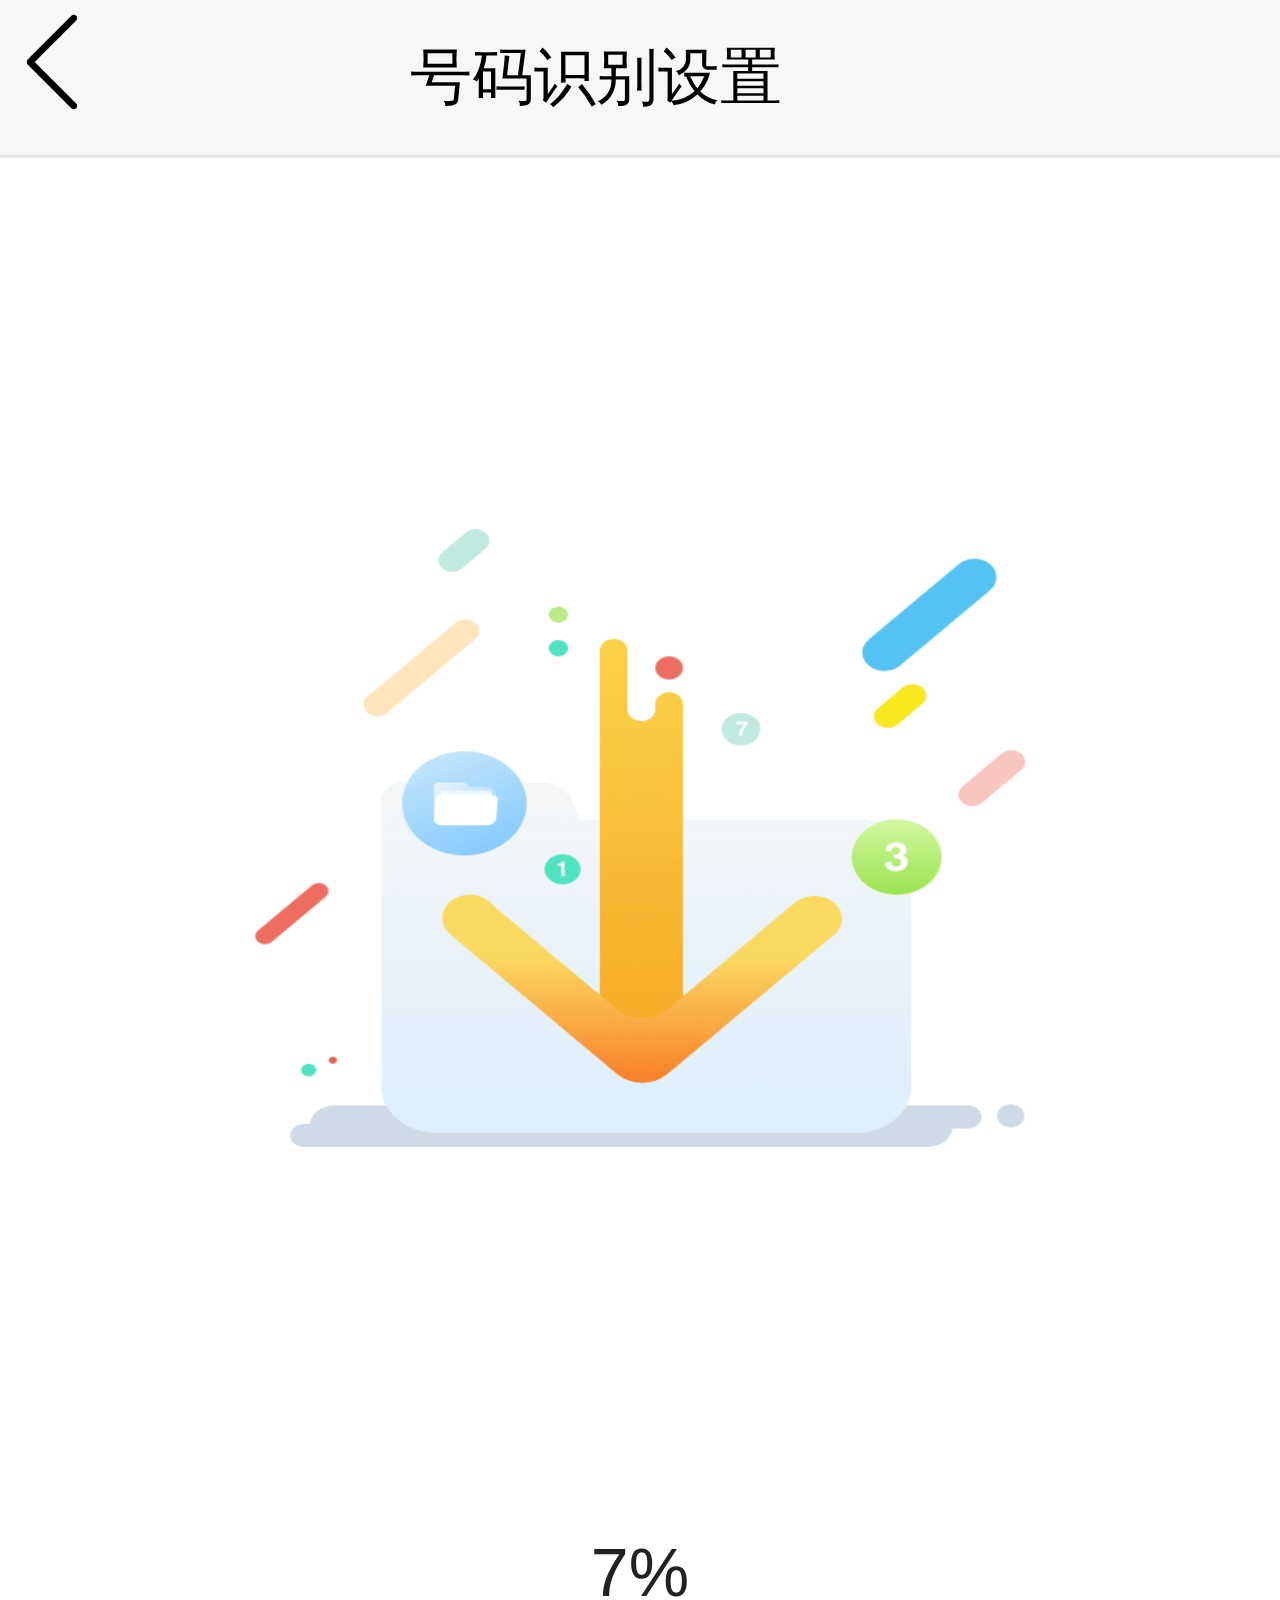
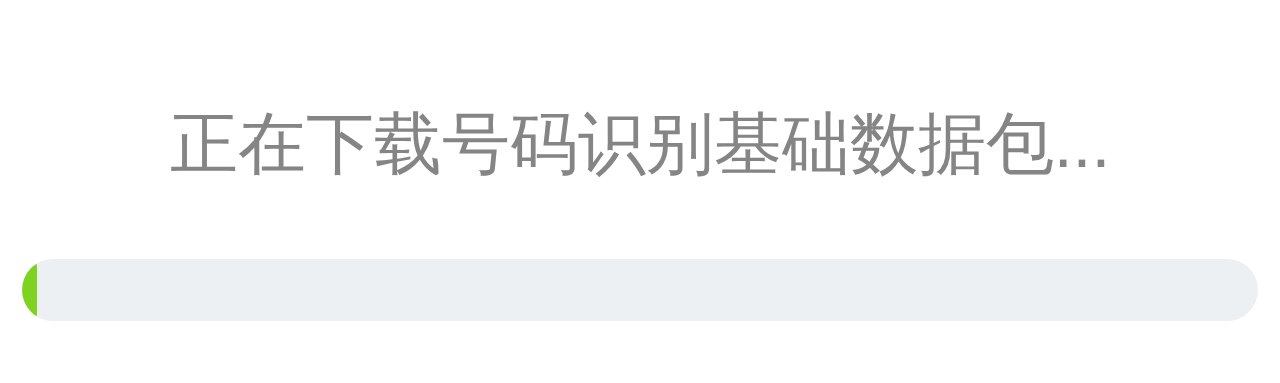
<file: index.html>
<!doctype html>
<html lang="en">
<head>
    <meta charset="UTF-8">
    <title>Document</title>
    <meta name="viewport" content="width=device-width,height=device-height,inital-scale=1.0,maximum-scale=1.0,user-scalable=no">
    <link rel="stylesheet" href="css/cube.css">
    <link rel="stylesheet" href="css/style.css">
</head>
<body>
    <div class="container">
    <!-- 头部 -->
       <div class="header">
            <div class="header-div1"><img src="images/left.png"></div>
            <div class="header-div2">号码识别设置</div>
       </div>
    <!-- 中心图片 -->
        <div class="center">
            <div class="center-banner">
                <img src="images/bg_gengxin@2x.png">
            </div>
            <!-- 进度条 -->
            <div class="center-text">
                <div class="center-textNamber" id="namber">0%</div>
                <div class="center-textText">正在下载号码识别基础数据包...</div>
                <div class="progress-background">
                    <div id="progress"></div>
                </div>
            </div>
        </div>
        <script src="js/init.js"></script>
        <script src="js/jquery-2.1.1.min.js"></script>
        <script src="js/style.js"></script>
    </div>
</body>
</html>
</file>
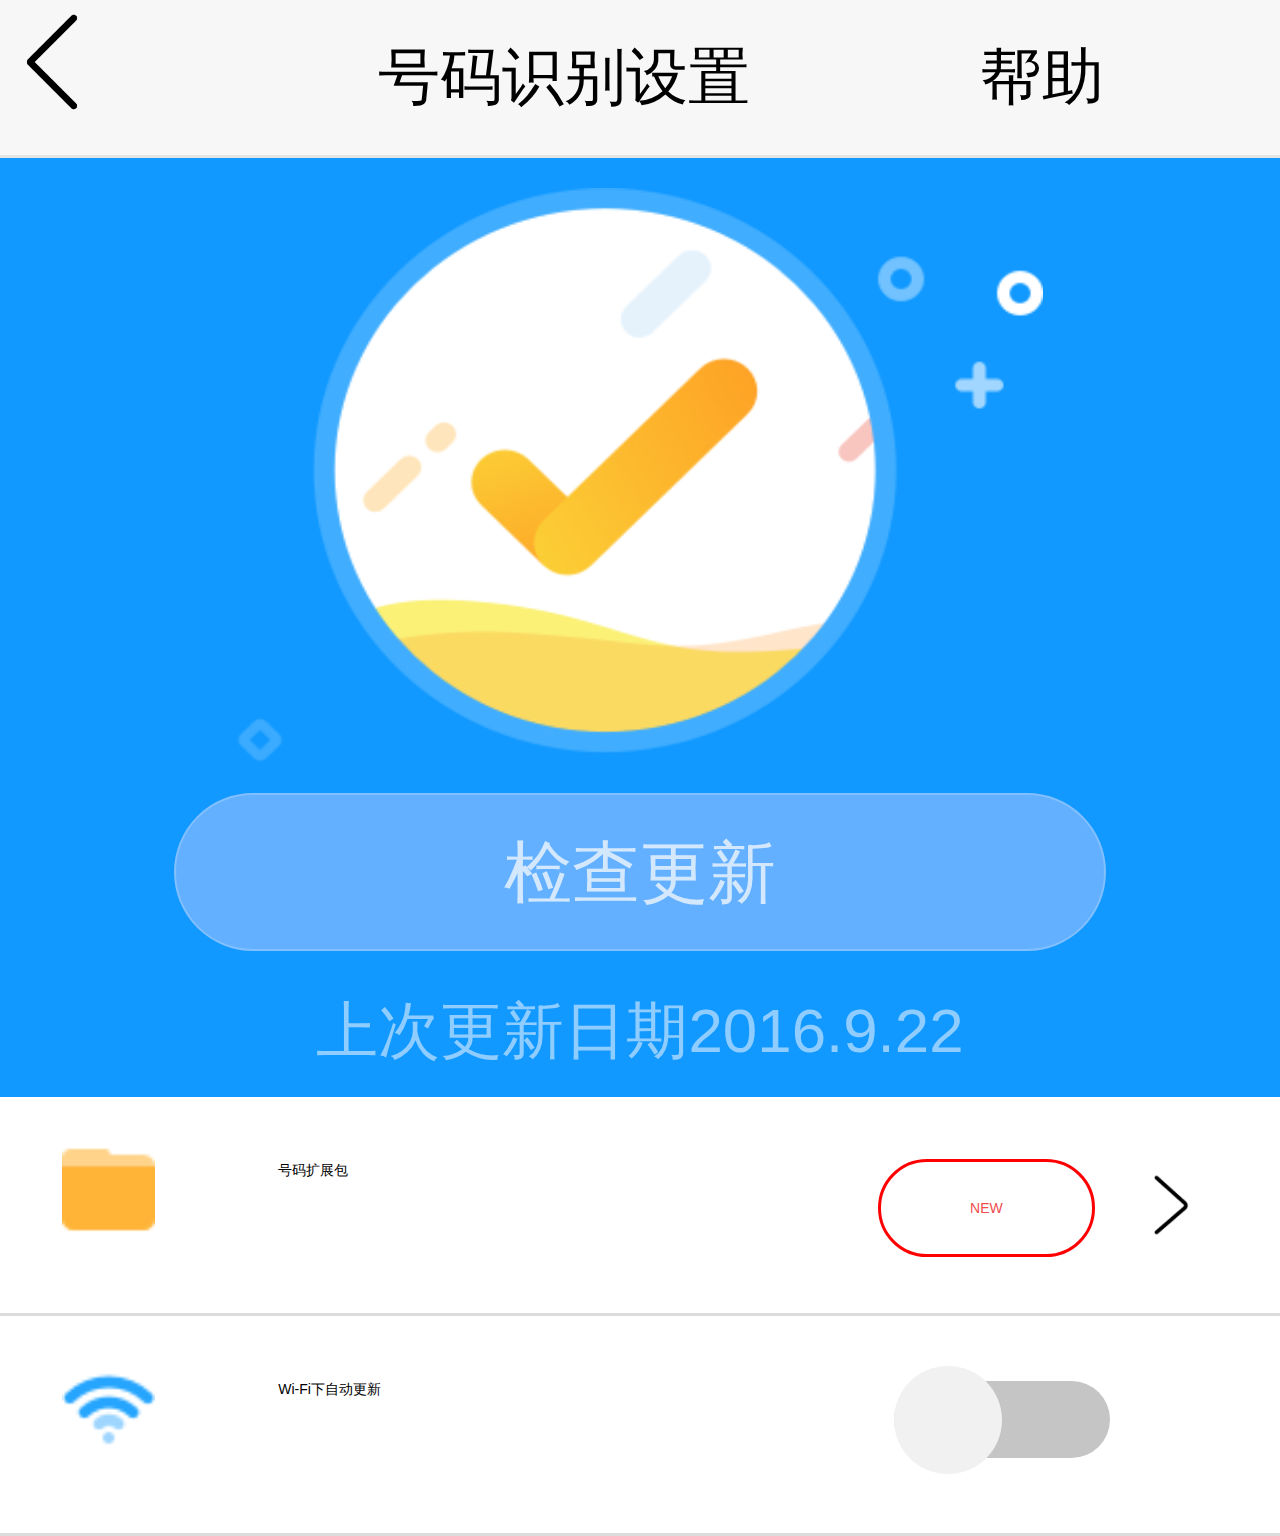
<file: index01.html>
<!doctype html>
<html lang="en">
<head>
    <meta charset="UTF-8">
    <title>Document</title>
    <meta name="viewport" content="width=device-width,height=device-height,inital-scale=1.0,maximum-scale=1.0,user-scalable=no">
    <link rel="stylesheet" href="css/cube.css">
    <link rel="stylesheet" href="css/style1.css">
</head>
<body>
    <div class="container">
    <!-- 头部 -->
       <div class="header">
            <div class="header-div1"><img src="images/left.png"></div>
            <div class="header-div2">号码识别设置</div>
            <div class="header-div3">帮助</div>
       </div>
    <!-- center -->
        <div class="center">
            <div class="center-div1"><img src="images/bg_dagou@2x.png"></div>
            <div class="center-div2">检查更新</div>
            <div class="center-div3">上次更新日期2016.9.22</div>
        </div>
    <!-- 扩展 -->
        <div class="extend">
           <ul>
                <li>
                    <div class="extend-div1"><img src="images/iocn_wenjianbao@2x.png"></div>
                    <div class="extend-div2">号码扩展包</div>
                    <div class="extend-div3"><span>NEW</span><img src="images/right.png" alt=""></div>
                </li>
                <li>
                    <div class="extend-div1"><img src="images/iocn_wi-fi@2x.png"></div>
                    <div class="extend-div2">Wi-Fi下自动更新</div>
                    <div class="extend-div4">
                        <div class="extend-div5"></div>
                    </div>
                </li>
            </ul> 
        </div>
    </div>
<script src="js/init.js"></script>
<script src="js/jquery-2.1.1.min.js"></script>
<script src="js/style.js"></script>
</body>
</html>
</file>
<file: css/style.css>
@charset "UTF-8";
.container{
    width: 100%;
    height: 100%;
}
.header{
    width: 100%;
    height: 2.173913rem;
    line-height: 2.173913rem;
    background: #F7F7F7;
    border-bottom:0.043478rem solid #E5E5E5;
}
.header>div{
    float:left;
}
.header-div1{
   margin:8px 20px;
   width: 1.521739rem;
   height: 1.521739rem;
   cursor:pointer;
}
.header-div1>img{
    width: 100%;
    height: 100%;
}
.header-div2{
    width:70%;
    font-size: 0.869565rem;
    text-align: center;
}
.center{
    width: 100%;
    text-align:center;
}
.center-banner{
    margin:5.217391rem auto;
    width: 10.869565rem;
    height: 8.695652rem;
}
.center-banner>img{
    width: 100%;
    height: 100%;
}
.center-text{
    margin-top:5.217391rem;
}
.center-textNamber{
    font-size:0.956522rem;
    color:#222; 
}
.center-textText{
    margin-top:0.869565rem;
    color:#858585;
    font-size: 0.956522rem;
}
.progress-background{
    margin:0.869565rem auto;
    width:17.391304rem;
    height:0.869565rem;
    background:#ecf0f3;
    border-radius:1.304348rem;
    overflow: hidden;
}
.progress-background>div{
    float:left;
    width: 0rem;
    height:0.869565rem;
    border-radius:1.304348rem;
    background: #7ed321;
}
</file>
<file: css/style1.css>
.container{
  width: 100%;
  height: 100%;
}
.header{
  width: 100%;
  height: 2.173913rem;
  line-height: 2.173913rem;
  background: #F7F7F7;
  border-bottom:0.043478rem solid #E5E5E5;
}
.header>div{
    float:left;
}
.header-div1{
  margin:8px 20px;
  width: 1.521739rem;
  height: 1.521739rem;
  cursor:pointer;
}
.header-div1>img{
  width: 100%;
  height: 100%;
}
.header-div2{
  width:65%;
  font-size: 0.869565rem;
  text-align: center;
}
.header-div3{
  float:right;
  width: 10%;
  font-size: 0.869565rem;
}
.center{
  width: 100%;
  overflow: hidden;
  background: #1199ff;
}
.center-div1{
  margin:0.434783rem auto ;
  width:11.347826rem;
  height:8.065217rem;
}
.center-div1>img{
  width: 100%;
  height: 100%;
}
.center-div2{
  text-align:center;
  margin:0.434783rem auto;
  width: 13.043478rem;
  height: 2.173913rem;
  line-height: 2.173913rem;
  color:#d3e8fd;
  font-size:0.956522rem;
  background: #62b0ff;
  border:2px solid #81bfff;
  border-radius:1.73913rem;
}
.center-div3{
  margin-top:0.217391rem;
  text-align: center;
  margin-bottom:0.217391rem;
  color:#8fccff;
  font-size: 0.869565rem;
}
.extend{
  width: 100%;
}
.extend>ul>li{
  width: 100%;
  height:3.043478rem;
  border-bottom:0.043478rem solid #dcdcdc;
}
.extend-div1{
  float:left;
  width: 1.304348rem;
  height:1.304348rem;
  margin:0.652174rem 0.869565rem;
}
.extend-div1>img{
  width: 100%;
  height: 100%;
}
.extend-div2{
  margin:0.869565rem 0.869565rem;
  float:left;
}
.extend-div3{
  margin:0.869565rem 0.869565rem;
  float:right;
  text-align: center;
}
.extend-div3>span{
  float:left;
  width: 2.956522rem;
  height:1.304348rem;
  line-height: 1.304348rem;
  border:0.043478rem  solid red;
  border-radius: 0.869565rem;
  color:#ef4e4e;
  margin-right:0.434783rem;
}
.extend-div3>img{
  width: 1.304348rem;
  height:1.304348rem;
}
.extend-div4{
  margin:0.869565rem 2.391304rem;
  float:right;
  width: 3.043478rem;
  height:1.086957rem;
  border-radius: 1.304348rem;
  background: #C6C5C5;
  position: relative;
  transition:all 1s;
}
.extend-div5{
  position: absolute;
  transition:all 1s;
  top:-0.217391rem;
  left:0rem;
  width:1.521739rem;
  height: 1.521739rem;
  border-radius: 1.521739rem;
  background: #F1F1F1;
}
</file>
<file: css/cube.css>
@charset "UTF-8";
/**
* @file:      Neat.css
* @author:    一丝
* @update:    2016年08月10日22:05:05
* @copyright: 基于 normalize.css | MIT License
*/
/**
* Neat.css 解决的问题
* 基于业务需要兼容的浏览器做到以下几点：
* 1.解决BUG，特别是低级浏览器的常见BUG；
* 2.统一效果，但不盲目追求重置为0；
* 3.向后兼容；
* 4.考虑响应式；
* 5.考虑移动设备。
*/
/* ==========================================================================
 有即是无，无即是有
 ========================================================================== */
body, dl, dd,
ul, ol,
h1, h2, h3, h4, h5, h6, pre,
form, fieldset, legend, input, textarea, optgroup,
p, blockquote, figure, hr, menu, dir,
thead, tbody, tfoot, th, td {
  margin: 0;
  padding: 0;
}

/**
* 非大面积文字排版网站通常不需要列表项，如果需要可单独设置
*/
ul, ol {
  list-style-type: none;
  list-style-image: none;
}

/* ==========================================================================
 链接
 ========================================================================== */
/**
* 1. 去除链接默认的下划线，提高文字可读性
* 2. 去掉 IE 10+ 点击链接时的灰色背景
*/
a {
  text-decoration: none;
  /* 1 */
  background-color: transparent;
  /* 2 */
}

/**
* 去掉点击时的焦点框，同时保证使用键盘可以显示焦点框
*/
a:active,
a:hover {
  outline-width: 0;
}

/**
* 统一 Chrome 和 Safari 的焦点框样式
* Chrome 中 thin 关键字放大页面后焦点框不会放大 http://jsbin.com/ehakom/1
* Firefox 中 box-shadow 会导致焦点框位置偏移，需用「outline-offset」修正
*
*/
a:focus {
  outline: 1px dotted;
}

/* ==========================================================================
 字体和基础排版
 ========================================================================== */
/**
* 1.防止 iOS 横屏字号放大，同时保证在PC上 zoom 功能正常
*/
html {
  -webkit-text-size-adjust: 100%;
      -ms-text-size-adjust: 100%;
          text-size-adjust: 100%;
  /* 1 */
  font-size: 62.5%;
  /* 10/16=62.5% */
}

body {
  font-size: 14px;
  line-height: 1.6;
}

/**
* 所有 font-family 小写，存在空格的字体名加单引号
* @default-font: 'helvetica neue', tahoma, \5B8B\4F53, sans-serif;
* @heading-font: 'helvetica neue', tahoma, 'hiragino sans gb', stheiti,
  \5FAE\8F6F\96C5\9ED1, \5B8B\4F53, 'wenquanyi micro hei', sans-serif;
* @code-font: monaco, menlo, consolas, monospace;
*/
/**
* 中文优先使用冬青黑体简体(OS X)、微软雅黑(Windows)和文泉驿微米黑(Linux)
* 西文使用 tahoma
* 1. 防止元素中「font-family」不能继承
* 2. 西文字体和 OS X 字体写在前面
* 3. Opera 12.1 之前版本不支持中文字体的英文名称
* 4. 微软雅黑「\5FAE\8F6F\96C5\9ED1」,中易宋体「\5B8B\4F53」
*/
body,
button,
input,
select,
textarea {
  font-family: 'helvetica neue', arial, 'hiragino sans gb', stheiti, 'wenquanyi micro hei', \5FAE\8F6F\96C5\9ED1, \5B8B\4F53, sans-serif;
  -ms-text-autospace: ideograph-alpha ideograph-numeric ideograph-parenthesis;
  /* 5 */
  text-spacing: ideograph-alpha ideograph-numeric ideograph-parenthesis;
  /* 5 */
}

/**
* 中文小于 12px 可读性很差
* 1. 统一 IE 6-7 中字体大小
* 2. 统一 Firefox 4+，Safari 5 和 Chrome 中「section」和「article」内的字体大小
*/
h1, h2, h3, h4, h5, h6 {
  font-weight: normal;
}

h1 {
  font-size: 36px;
}

h2 {
  font-size: 30px;
}

h3 {
  font-size: 22px;
}

h4 {
  font-size: 18px;
}

h5 {
  font-size: 14px;
}

h6 {
  font-size: 12px;
}

/**
* 修正「abbr」元素在 Firefox 外其他浏览器没有下划线的问题
* 添加问号光标，明确语义
*/
abbr,
acronym {
  border-bottom: 1px dotted;
  /* 1 */
  cursor: help;
  /* 2 */
}

/**
* Firefox3+，Safari4/5 和 Chrome 中统一设置为粗体
*/
b,
strong {
  font-weight: bold;
}

/**
* 修正 Safari5 和 Chrome 中没有样式的问题
*/
dfn {
  font-style: italic;
}

/**
* 修正 Firefox 和其他浏览器之间的差异
*/
hr {
  -webkit-box-sizing: content-box;
          box-sizing: content-box;
  height: 0;
}

/**
* 网页标记，荧光笔
* 修正 IE6-11 中没有样式的问题
*/
mark {
  background-color: #d2e5ff;
  color: #000;
}

/**
* 统一代码的字体设置
* 字体要能明确区分数字 0 和字母 o
* Mac 优先使用 Monaco，Windows 优先使用 Consolas
* XP自带 Courier New
* Windows 7开始自带的 Consolas
* Mac上自带的Monaco，Osaka-Mono
*/
code,
kbd,
pre,
samp {
  font-family: monaco, menlo, consolas, 'courier new', courier, monospace;
}

/**
* 增强所有浏览器中 pre 标签中文本的可读性
* 1. IE 6-7 不支持 pre-wrap
* 2. pre 标签应当包含滚溢出
*/
pre {
  white-space: pre;
  white-space: pre-wrap;
  /* 1 */
  word-wrap: break-word;
  overflow: auto;
}

/**
* 行内引用
* IE 6-7 不支持 quotes 属性
* 现代浏览器去除 quotes 内容
*/
q {
  quotes: none;
}

/**
* Safari 4 不支持<q>标签
*/
q:before,
q:after {
  content: '';
  content: none;
}

/**
* 中文网页<small>元素字号小于 12px 不易阅读
*/
small {
  font-size: 85.7%;
  /* 12/14=0.8571428571 */
}

/**
* 防止所有浏览器中的<sub>和<sup>影响行高
* http://jsbin.com/usoyal/1/edit
*/
sub,
sup {
  font-size: 75%;
  line-height: 0;
  position: relative;
  vertical-align: baseline;
}

sup {
  top: -.5em;
}

sub {
  bottom: -.25em;
}

/* ==========================================================================
 表格
 ========================================================================== */
/**
* 合并单元格边框
*/
table {
  border-collapse: collapse;
  border-spacing: 0;
}

/**
* 修复 IE 中 th 不能继承 text-align 的问题并统一左对齐
* http://jsbin.com/evoxif/2/edit
*/
th {
  text-align: left;
}

/**
* 单元格添加边框
*/
table th,
table td {
  border: 1px solid #ddd;
  padding: 8px 10px;
}

/**
* 表头底部边框
*/
table th {
  font-weight: inherit;
  border-bottom-width: 2px;
  border-bottom-color: #ccc;
}

/* ==========================================================================
 嵌入元素
 ========================================================================== */
/**
* 1. 去除 IE6-9 和 Firefox 3 中 a 内部 img 元素默认的边框
* 2. 修正 IE8 图片消失bug
* 3. 防止 img 指定「height」时图片高度不能按照宽度等比缩放，导致图片变形
    http://jsbin.com/aJoTUca/2
* 4. 让图片支持响应式
* 5. 去除现代浏览器图片底部的空隙
* 6. 修复 IE7 图片缩放失真
*/
img {
  border-style: none;
  /* 1 */
  width: auto\9;
  /* 2 */
  height: auto;
  /* 3 */
  max-width: 100%;
  /* 4 */
  vertical-align: top;
  /* 5 */
  -ms-interpolation-mode: bicubic;
  /* 6 */
}

/**
* 修复 IE9 中的「overflow」的怪异表现
*/
svg:not(:root) {
  overflow: hidden;
}

/* ==========================================================================
 表单
 ========================================================================== */
/**
* 定义一致的边框、外边距和内边距
*/
fieldset {
  border: 1px solid #c0c0c0;
  margin: 0 2px;
  padding: .35em .625em .75em;
}

/**
* 1. 修正 IE 6-9 中颜色不能继承的问题
* 2. 修正 Firefox3 中文字不换行的问题
* 3. 修正 IE6-7 中怪异的对齐方式
*/
legend {
  border-style: none;
  /* 1 */
  white-space: normal;
  /* 2 */
  *margin-left: -7px;
  /* 3 */
}

/**
* 1. 修正所有浏览器中字体不继承的问题
* 2. 修正所有浏览器中字号不继承的问题
* 3. 修正 Firefox 3+， Safari5 和 Chrome 中外边距不同的问题
* 4. 改善在所有浏览器下的垂直对齐方式
*/
button,
input,
select,
textarea {
  font-family: inherit;
  /* 1 */
  font-size: 100%;
  /* 2 */
  margin: 0;
  /* 3 */
  vertical-align: baseline;
  /* 4 */
  *vertical-align: middle;
  /* 4 */
}

/**
* 修正 IE7 随着字数增加边距不断增加的问题
*/
input,
button {
  *overflow: visible;
}

/**
* 统一各浏览器「text-transform」不会继承的问题
* http://jsbin.com/iqecic/1/edit
* http://tjvantoll.com/2012/07/10/default-browser-handling-of-the-css-text-transform-property/
*/
button,
select {
  text-transform: none;
}

/**
* 1. 避免 Android 4.0.* 中的 WebKit bug ，该bug会破坏原生的
 「audio」 和「video」的控制器
* 2. 更正 iOS 中无法设置可点击的「input」的问题
* 3. 统一其他类型的「input」的光标样式
*/
button,
html input[type="button"],
input[type="reset"],
input[type="submit"] {
  -webkit-appearance: button;
  /* 2 */
  cursor: pointer;
  /* 3 */
}

/**
* 重置按钮禁用时光标样式
*/
button[disabled],
input[disabled] {
  cursor: default;
}

/**
* 1. 修正 IE 8/9 box-sizing 被设置为「content-box」的问题
* 2. 移除 IE 8/9 中多余的内边距
* 3. 移除 IE7 中多余的内边距(IE6 中任然存在)
*/
input[type="checkbox"],
input[type="radio"] {
  -webkit-box-sizing: border-box;
          box-sizing: border-box;
  /* 1 */
  padding: 0;
  /* 2 */
  *height: 13px;
  /* 3 */
  *width: 13px;
  /* 3 */
}

/**
* 1. 修正 Safari 5 和 Chrome 中「appearance」被设置为「searchfield」的问题
* 2. 修正 Safari 5 和 Chrome 中「box-sizing」被设置为 「border-box」的问题
*/
input[type="search"] {
  -webkit-appearance: textfield;
  /* 1 */
  -webkit-box-sizing: content-box;
          box-sizing: content-box;
}

/**
* 1.移除 OS X 中 Safari5 和 Chrome 搜索框内侧的左边距
* 2.如果需要隐藏清除按钮需要加上
 input[type="search"]::-webkit-search-cancel-button
*/
input[type="search"]::-webkit-search-decoration {
  -webkit-appearance: none;
}

/**
* 移除 Firefox 3+ 的内边距
*/
button::-moz-focus-inner,
input::-moz-focus-inner {
  border-style: none;
  padding: 0;
}

/**
* 修正 Chrome 中 input [type="number"] 在特定高度和 font-size 时,
* 下面一个箭头光标变成「cursor: text」
* @demo: http://jsfiddle.net/FFXEc/
* 动画演示：http://gtms04.alicdn.com/tps/i4/T18kd8FCtaXXc_FhcF-330-350.gif
*/
input[type="number"]::-webkit-inner-spin-button,
input[type="number"]::-webkit-outer-spin-button {
  height: auto;
}

/**
* 1. 移除 IE6-11 中默认的垂直滚动条
* 2. 禁止水平拖动，防止破坏布局
*/
textarea {
  overflow: auto;
  /* 1 */
  resize: vertical;
  /* 2 */
}

/**
* 修正 Chrome 30- option 中文字无法显示的问题
* http://jsbin.com/avujas/1/edit
*/
select:disabled option:checked,
option:disabled:checked {
  color: #d2d2d2;
}

/**
* 修正 Safari 3+, Chrome 1+ Placeholder 居中问题
*/
@media screen and (-webkit-min-device-pixel-ratio: 0) {
  input {
    line-height: normal !important;
  }
}

/**
* 修正 Firefox 19+ Placeholder 设置了opacity 的问题
*/
input::-moz-placeholder, textarea::-moz-placeholder {
  color: darkGray;
  opacity: 1;
}

/**
* label 元素给予手型，暗示此处可点击
*/
label {
  cursor: pointer;
}

/**
* 统一 select 样式, Firefox 中有 padding:1px 0
* http://jsbin.com/avujas/1/edit
*/
select[size],
select[multiple],
select[size][multiple] {
  border: 1px solid #aaa;
  padding: 0;
}

/* ==========================================================================
 HTML5 元素
 ========================================================================== */
/**
* 修正未定义为「block」的元素
*/
article,
aside,
details,
figcaption,
figure,
footer,
header,
hgroup,
main,
nav,
section,
summary {
  display: block;
}

/**
* 1. 修正未定义为「inline-block」的元素
* 2. 修正 Chrome、Firefox、Opera 中 「progress」元素 vertical-align 默认值不一致
*/
audio,
canvas,
video,
progress {
  display: inline-block;
  /* 1 */
  vertical-align: baseline;
  /* 2 */
}

/**
* 1.防止现代浏览器将没有「controls」属性的 「audio」元素显示出来
* 2.去掉 iOS 5 中多余的高度
*/
audio:not([controls]) {
  display: none;
  /* 1 */
  height: 0;
  /* 2 */
}

/**
* 修复 IE 7/8/9，Firefox 3 和 Safari 4 中 「hidden」属性不起作用的问题
* 在IE、Safari、Firefox 22- 中隐藏「template」元素
*/
[hidden], template {
  display: none;
}

/**
* 为可拖动元素添加拖动的光标
* http://jsbin.com/apavod/1/edit
*/
[draggable] {
  cursor: move;
}

/*
* 基础布局
* @ Name:        layout.css V1.0.0
* @ Author:      一丝
* @ Update:      2013-9-30 15:39:51;
* @ Copyright:   MIT License
*/
/*
*@ Name:       inline-block 组件
*@ Author:     一丝
*@ Update:     2013-9-29 16:05:04
*@ Usage:      清除空隙需在外层容器加上 dib-box，dib 可单独使用
*/
.dib {
  display: inline-block;
  *display: inline;
  *zoom: 1;
}

.dib-box {
  font-size: 0;
  /* 所有浏览器 */
  *word-spacing: -1px;
  /* IE6/7 */
}

@media (-webkit-min-device-pixel-ratio: 0) {
  .dib-box {
    letter-spacing: -5px;
    /* Safari 5- 等不支持 font-size: 0 的浏览器 */
  }
}

.dib-box .dib {
  vertical-align: top;
  font-size: 12px;
  letter-spacing: normal;
  word-spacing: normal;
  line-height: inherit;
}

/*
*@ Name:        自适应两端对齐组件
*@ Author:      一丝
*@ Update:      2013-9-29 16:05:04
*@ Rely：       依赖 inline-block 解决方案
*@ Usage:       外层加上 justify，内部需要两端对齐的元素都加上 dib,dib 与 justify 不要同时出现
*@ Demo:        http://jsbin.com/OsEcOMA/1/
*/
/**
* 防止行高增大
* 尽量不要在父元素上设置行高
*/
.justify,
.dib-box .justify {
  font-size: 0;
  line-height: inherit;
}

.justify {
  text-align: justify;
  text-justify: inter-ideograph;
  /* IE 6-7 */
  *zoom: 1;
  /* IE 6-7 触发 hasLayout 使一行也能两端对齐 */
  -moz-text-align-last: justify;
       text-align-last: justify;
  /* IE 8+ */
}

/**
* 不支持 text-align-last 的浏览器用伪元素模拟
* 1. margin-left:100% 仅 WebKit 支持
*/
.justify:after {
  content: "";
  display: inline-block;
  width: 100%;
  /* 1 */
}

/* 子元素取消两端对齐 */
.justify .dib {
  -moz-text-align-last: auto;
       text-align-last: auto;
  text-justify: auto;
  text-align: left;
  font-size: 12px;
  letter-spacing: normal;
  word-spacing: normal;
}

/*
*@ Name:       CSS 三角形组件
*@ Author:     一丝
*@ Update:     2013-9-29 16:05:04
*@ Usage:
*/
.arrow {
  font-size: 0;
  width: 0;
  height: 0;
  line-height: 0;
  display: inline-block;
  *display: inline;
  *zoom: 1;
  vertical-align: -2px;
  border: 0 dashed transparent;
  border-width: 6px;
}

.arrow-top {
  border-bottom-style: solid;
  border-bottom-color: #2ab2df;
}

.arrow-bottom {
  border-top-style: solid;
  border-top-color: #2ab2df;
}

.arrow-left {
  border-right-style: solid;
  border-right-color: #2ab2df;
}

.arrow-right {
  border-left-style: solid;
  border-left-color: #2ab2df;
}

/* ◤左上角 */
.arrow-left-top {
  border-top-style: solid;
  border-top-color: #2ab2df;
  border-left-width: 0 !important;
}

/* ◥右上角 */
.arrow-right-top {
  border-top-style: solid;
  border-top-color: #2ab2df;
  border-right-width: 0 !important;
}

/* ◣左下角 */
.arrow-left-bottom {
  border-bottom-style: solid;
  border-bottom-color: #2ab2df;
  border-left-width: 0 !important;
}

/* ◢右下角 */
.arrow-right-bottom {
  border-bottom-style: solid;
  border-bottom-color: #2ab2df;
  border-right-width: 0 !important;
}

/*
*@ Name:       替换元素等比缩放组件
*@ Author:     一丝
*@ Update:     2013-9-29 16:05:04
*@ Usage:      不同的视频网站由于控制栏高度不同，需要JS配合添加对应的 class
*/
.fluid-media {
  position: relative;
}

/* 容器 */
.fluid-media div,
.fluid-media video,
.fluid-media embed,
.fluid-media object,
.fluid-media iframe {
  position: absolute;
  width: 100%;
  height: 100%;
  left: 0;
  top: 0;
}

/* 常见的视频比例 */
.widescreen {
  padding-bottom: 56.25%;
  /* 宽屏 16:9=56.25% */
}

.narrowscreen {
  padding-bottom: 75%;
  /* 窄屏 4:3=75% */
}

/* 播放器控制栏的高度，更多网站按需扩展 */
.youku {
  padding-top: 40px;
  /* 优酷 */
}

.wole {
  padding-top: 40px;
  /* 我乐 56.com */
}

.tudou {
  padding-top: 50px;
  /* 土豆 */
}

.iqiyi {
  padding-top: 45px;
  /* 爱奇艺 */
}

.youtube {
  padding-top: 30px;
  /* Youtube */
}

/*
*@ Name:       未知高度垂直居中组件
*@ Author:     一丝
*@ Update:     2013-10-13 17:08:36
*@ Usage:      支持图片，单行或多行文字，以及图文混排
*/
/* 去除 inline-block 的空隙 */
.center-box {
  font-size: 0;
  *word-spacing: -1px;
  /* IE6、7 */
  height: 100%;
  /* 继承父级高度 */
}

/* 修复 Safari 5- inline-block 的空隙 */
@media (-webkit-min-device-pixel-ratio: 0) {
  .center-box {
    letter-spacing: -5px;
  }
}

/* 使用空标签生成一个高度100%的参照元素 */
.center-box .center-hack {
  display: inline-block;
  *display: inline;
  *zoom: 1;
  font-size: 0;
  width: 0;
  height: 100%;
  vertical-align: middle;
}

.center-box .center-body {
  letter-spacing: normal;
  word-spacing: normal;
  display: inline-block;
  *display: inline;
  *zoom: 1;
  font-size: 12px;
  vertical-align: middle;
  /* 保证文字垂直居中 */
  padding: 0 !important;
  /* 防止设置边距导致居中失效 */
  margin: 0 !important;
  width: 100%;
  /* 保证连续字符也能居中 */
  white-space: normal;
  /* 保证连续字符换行 */
  word-wrap: break-word;
}

.center-box .center-img {
  display: inline-block;
  *display: inline;
  *zoom: 1;
  width: 100%;
  text-align: center;
  /* 图片默认水平居中 */
  vertical-align: middle;
  padding: 0 !important;
  /* 防止设置边距导致居中失效 */
  margin: 0 !important;
  font-size: 0;
}

.center-box img {
  vertical-align: middle;
  /* 去除现代浏览器 img 底部空隙 */
}

/* ==========================================================================
 基础工具
 *@ Name:        utils.css V1.0.0
 *@ Author:      一丝
 *@ Update:      2013-9-30 15:39:57;
 *@ Copyright:   MIT License
 ========================================================================== */
/**
* 闭合浮动
* @Author: 一丝
* @Doc: http://nicolasgallagher.com/micro-clearfix-hack/
*/
.clearfix:before,
.clearfix:after {
  content: "";
  display: table;
}

.clearfix:after {
  clear: both;
}

.clearfix {
  *zoom: 1;
  /* IE6-7 触发 hasLayout */
}

/*
*@ Name:       自适应图文混排组件
*@ Update:     2013-9-29 19:23:27
*@ Usage:      如果有溢出的内容需要显示请使用 clearcell
*@ demo:       http://jsbin.com/EMIvoJohU/1/edit
*/
.clearall {
  overflow: hidden;
  /* stylelint-disable */
  _overflow: visible;
  /* stylelint-enable */
  *zoom: 1;
}

.clearcell {
  display: table-cell;
  *zoom: 1;
}

.clearcell:after {
  clear: both;
  display: block;
  visibility: visible;
  overflow: hidden;
  height: 0 !important;
  line-height: 0;
  font-size: xx-large;
  content: " x x x x x x x x x x x x x x x x x x x x x x x x x x x x x x x x x x x x x x x x x x x x x x x x x x x x x x x x x x x x x x x x x x x x x x x x x x x x x x x x x x x x x x x x x x x x x x x x x x x x x x x x x x x x x x x x x x x x x x x x x x x x x x x x x x x x x x x x x x x x x x x x x x x x x x x x x x x x ";
}

/* 强制不换行 */
.nowrap {
  white-space: nowrap;
  word-wrap: normal;
}

/* 连续字符换行 */
.wrap {
  white-space: normal;
  word-wrap: break-word;
}

.hidden, .hide {
  display: none;
}

/**
* 文字溢出显示省略号
* 1. Chrome 21+ bug https://bugs.webkit.org/show_bug.cgi?id=121902
*/
.ellipsis {
  display: block;
  white-space: nowrap;
  word-wrap: normal;
  overflow: hidden;
  text-overflow: ellipsis;
  text-align: left;
  /* 2 */
}

/* --------------------------------------------------------------------------
 图片替换
 -------------------------------------------------------------------------- */
/** 隐藏文字
* 1.text-indent:-999em 存在性能问题：
*   http://www.zeldman.com/2012/03/01/replacing-the-9999px-hack-new-image-replacement/
*/
.text-hide {
  text-indent: 100%;
  /* 1 */
  white-space: nowrap;
  overflow: hidden;
}

/**
* 裁剪方式隐藏元素
* 1. IE6-8 有严重漏洞，请勿使用 https://www.hkcert.org/my_url/zh/101104_ms_ie_css_tagparsing_vuln
* 2. VoiceOver 无法读出宽高为 0 的元素
*/
.clip-hide {
  position: absolute !important;
  /* clip: rect(1px 1px 1px 1px); /* IE6, IE7 */
  clip: rect(1px, 1px, 1px, 1px);
  /* 1 */
  padding: 0 !important;
  border: 0 none !important;
  height: 1px !important;
  /* 2 */
  width: 1px !important;
  overflow: hidden;
}

/* img replace，通过定位方式隐藏内容 */
.ir {
  position: relative;
  z-index: -1;
  overflow: hidden;
}

.ir-bg {
  position: relative;
  z-index: 1;
}

/**
* 禁用中文输入法
* 1. 默认关闭输入法，但用户还可以手动开启，Firefox Linux 版不支持。
* @note: 仅 IE 5+，Firefox 3+ 支持
* @doc:  https://developer.mozilla.org/en-US/docs/Web/CSS/ime-mode
*/
.ime-inactive {
  ime-mode: inactive !important;
  /* 1 */
}

/**
* 隐藏<select>元素的下拉箭头
* 1. 隐藏 WebKit 中的下拉箭头
* 2. Firefox 存在bug，该属性不完全生效，
    https://bugzilla.mozilla.org/show_bug.cgi?id=649849
* 3. 实验数值，Firefox for Android text-indent 需要设置大于 5px
* @doc: https://gist.github.com/joaocunha/6273016
* @demo: http://jsbin.com/EdiZuvO/1/edit
*/
.select-no-appearance {
  -webkit-appearance: none;
  /* 1 */
  -moz-appearance: none;
  /* 2 */
  appearance: none;
  text-overflow: "";
  /* 3 */
  text-indent: .01px;
  /* 3 */
}

/*
* 1. 防止 OS X 中 Webfont 视觉上看起来变粗
* 2. Fiefox 25 开始支持「-moz-osx-font-smoothing:auto(默认)|grayscale」
* Demo: http://jsbin.com/iWItiQe/2
*/
.antialiased {
  -webkit-font-smoothing: antialiased;
  /* 1 */
  -moz-osx-font-smoothing: grayscale;
  /* 2 */
}

/**
* 统一用双线显示人民币符号「&yen;(￥)」
*/
.rmb,
.yuan {
  font-family: arial;
  font-style: normal;
}

/* 默认按钮样式 */
.btn {
  -webkit-box-sizing: content-box;
          box-sizing: content-box;
  display: inline-block;
  border: 1px solid #ddd;
  *border: 0 none;
  border-radius: 2px;
  *margin-right: .3em;
  margin-bottom: 0;
  padding: 0 10px;
  *padding: 1px 10px;
  width: auto;
  height: 21px;
  line-height: 21px;
  font-size: 12px;
  font-weight: bold;
  cursor: pointer;
  border-bottom-color: #bbb !important;
  background-color: #f4f4f4;
  background-repeat: repeat-x;
  background-image: -webkit-gradient(linear, left top, left bottom, from(#f8f8f8), to(#eee));
  background-image: -webkit-linear-gradient(top, #f8f8f8, #eee);
  background-image: linear-gradient(to bottom, #f8f8f8, #eee);
  filter: progid:DXImageTransform.Microsoft.gradient(startColorstr='#fff8f8f8', endColorstr='#ffeeeeee', GradientType=0);
}

.btn,
.btn:hover,
.btn:visited {
  color: #333 !important;
}

.btn:hover {
  -webkit-box-shadow: none;
          box-shadow: none;
  background-color: #ededed;
  background-repeat: repeat-x;
  background-image: -webkit-gradient(linear, left top, left bottom, from(#f2f2f2), to(#e6e6e6));
  background-image: -webkit-linear-gradient(top, #f2f2f2, #e6e6e6);
  background-image: linear-gradient(to bottom, #f2f2f2, #e6e6e6);
  filter: progid:DXImageTransform.Microsoft.gradient(startColorstr='#fff2f2f2', endColorstr='#ffe6e6e6', GradientType=0);
}

.btn:active {
  background-color: #ebebeb;
  background-repeat: repeat-x;
  background-image: -webkit-gradient(linear, left top, left bottom, from(#e6e6e6), to(#f2f2f2));
  background-image: -webkit-linear-gradient(top, #e6e6e6, #f2f2f2);
  background-image: linear-gradient(to bottom, #e6e6e6, #f2f2f2);
  filter: progid:DXImageTransform.Microsoft.gradient(startColorstr='#ffe6e6e6', endColorstr='#fff2f2f2', GradientType=0);
}

/* 错误 */
.btn-error {
  border-color: transparent;
  border-bottom-color: #c21b1b !important;
  background-color: #ff3636;
  background-repeat: repeat-x;
  background-image: -webkit-gradient(linear, left top, left bottom, from(#f44), to(#f22));
  background-image: -webkit-linear-gradient(top, #f44, #f22);
  background-image: linear-gradient(to bottom, #f44, #f22);
  filter: progid:DXImageTransform.Microsoft.gradient(startColorstr='#ffff4444', endColorstr='#ffff2222', GradientType=0);
}

.btn-error,
.btn-error:hover,
.btn-error:visited {
  color: #fff !important;
}

.btn-error:hover {
  background-color: #e41b1b;
  background-repeat: repeat-x;
  background-image: -webkit-gradient(linear, left top, left bottom, from(#ee2020), to(#d51314));
  background-image: -webkit-linear-gradient(top, #ee2020, #d51314);
  background-image: linear-gradient(to bottom, #ee2020, #d51314);
  filter: progid:DXImageTransform.Microsoft.gradient(startColorstr='#ffee2020', endColorstr='#ffd51314', GradientType=0);
}

.btn-error:active {
  background-color: #df1819;
  background-repeat: repeat-x;
  background-image: -webkit-gradient(linear, left top, left bottom, from(#d51314), to(#ee2020));
  background-image: -webkit-linear-gradient(top, #d51314, #ee2020);
  background-image: linear-gradient(to bottom, #d51314, #ee2020);
  filter: progid:DXImageTransform.Microsoft.gradient(startColorstr='#ffd51314', endColorstr='#ffee2020', GradientType=0);
}

/* 警告 */
.btn-warning {
  border-color: transparent;
  border-bottom-color: #cf370c !important;
  background-color: #ff4e00;
  background-repeat: repeat-x;
  background-image: -webkit-gradient(linear, left top, left bottom, from(#f50), to(#f40));
  background-image: -webkit-linear-gradient(top, #f50, #f40);
  background-image: linear-gradient(to bottom, #f50, #f40);
  filter: progid:DXImageTransform.Microsoft.gradient(startColorstr='#ffff5500', endColorstr='#ffff4400', GradientType=0);
}

.btn-warning,
.btn-warning:hover,
.btn-warning:visited {
  color: #fff !important;
}

.btn-warning:hover {
  background-color: #ef4000;
  background-repeat: repeat-x;
  background-image: -webkit-gradient(linear, left top, left bottom, from(#f40), to(#d73900));
  background-image: -webkit-linear-gradient(top, #f40, #d73900);
  background-image: linear-gradient(to bottom, #f40, #d73900);
  filter: progid:DXImageTransform.Microsoft.gradient(startColorstr='#ffff4400', endColorstr='#ffd73900', GradientType=0);
}

.btn-warning:active {
  background-color: #e73d00;
  background-repeat: repeat-x;
  background-image: -webkit-gradient(linear, left top, left bottom, from(#d73900), to(#f40));
  background-image: -webkit-linear-gradient(top, #d73900, #f40);
  background-image: linear-gradient(to bottom, #d73900, #f40);
  filter: progid:DXImageTransform.Microsoft.gradient(startColorstr='#ffd73900', endColorstr='#ffff4400', GradientType=0);
}

/* 主要 */
.btn-primary {
  border-color: transparent;
  border-bottom-color: #0960ab !important;
  background-color: #4288c5;
  background-image: -webkit-gradient(linear, left top, left bottom, from(#488fcd), to(#3a7db8));
  background-image: -webkit-linear-gradient(top, #488fcd, #3a7db8);
  background-image: linear-gradient(to bottom, #488fcd, #3a7db8);
  filter: progid:DXImageTransform.Microsoft.gradient(startColorstr='#ff488fcd', endColorstr='#ff3a7db8', GradientType=0);
  background-repeat: repeat-x;
}

.btn-primary,
.btn-primary:hover,
.btn-primary:visited {
  color: #fff !important;
}

.btn-primary:hover {
  background-color: #3579b5;
  background-repeat: repeat-x;
  background-image: -webkit-gradient(linear, left top, left bottom, from(#4087c6), to(#25659c));
  background-image: -webkit-linear-gradient(top, #4087c6, #25659c);
  background-image: linear-gradient(to bottom, #4087c6, #25659c);
  filter: progid:DXImageTransform.Microsoft.gradient(startColorstr='#ff4087c6', endColorstr='#ff25659c', GradientType=0);
}

.btn-primary:active {
  background-color: #3073ad;
  background-repeat: repeat-x;
  background-image: -webkit-gradient(linear, left top, left bottom, from(#25659c), to(#4087c6));
  background-image: -webkit-linear-gradient(top, #25659c, #4087c6);
  background-image: linear-gradient(to bottom, #25659c, #4087c6);
  filter: progid:DXImageTransform.Microsoft.gradient(startColorstr='#ff25659c', endColorstr='#ff4087c6', GradientType=0);
}

.btn-disabled {
  border: 1px solid #e0e0e0;
  border-bottom-color: #ccc !important;
  cursor: default;
}

.btn-disabled,
.btn-disabled:hover,
.btn-disabled:visited {
  color: #ccc !important;
  background-color: #ededed;
  background-repeat: repeat-x;
  background-image: -webkit-gradient(linear, left top, left bottom, from(#f2f2f2), to(#e6e6e6));
  background-image: -webkit-linear-gradient(top, #f2f2f2, #e6e6e6);
  background-image: linear-gradient(to bottom, #f2f2f2, #e6e6e6);
  filter: progid:DXImageTransform.Microsoft.gradient(startColorstr='#fff2f2f2', endColorstr='#ffe6e6e6', GradientType=0);
}

/* ==========================================================================
 按钮组合
 ========================================================================== */
.btn-group {
  overflow: hidden;
}

.btn-group .btn {
  float: left;
  margin: 0;
  border-radius: 0;
  border-left-width: 0;
}

.btn-group .btn-group .btn:first-child {
  border-left-width: 1px;
  border-radius: 2px 0 0 2px;
}

.btn-group .btn:last-child {
  border-radius: 0 2px 2px 0;
}

/* ==========================================================================
 按钮尺寸
 ========================================================================== */
.btn-xlarge {
  padding: 0 20px;
  height: 43px;
  line-height: 43px;
  font-size: 18px;
}

.btn-large {
  padding: 0 20px;
  height: 38px;
  line-height: 38px;
  font-size: 14px;
}

.btn-medium {
  height: 28px;
  line-height: 28px;
  padding: 0 20px;
}

.btn-small {
  height: 26px;
  line-height: 26px;
  padding: 0 20px;
}

.btn-xsmall {
  height: 23px;
  line-height: 23px;
}

.btn-block {
  display: block;
  width: 100%;
  padding-right: 0;
  padding-left: 0;
}

/*
* 表格
* @ name:        table.css V1.0.0
* @ author:      一丝
* @ update:      2014-1-8 19:34:24;
*/
/**
* 只显示水平边框
* .table
*/
.table th,
.table table th {
  border: 0 none;
  border-bottom: 2px solid #ccc;
}

.table td,
.table table td {
  border: 0 none;
  border-top: 1px solid #ddd;
}

/**
* 隔行换色
* .table-striped
*/
.table-striped tbody tr:nth-child(odd) td {
  background-color: #fafafa;
}

/**
* 鼠标 hover 时换色
* .table-hover
*/
.type .table-hover tbody tr:hover td,
.type .table-hover thead tr:hover th {
  background-color: #f6f6f6;
}

/**
* 响应式表格
*/
@media (max-width: 767px) {
  .table-responsive {
    width: 100%;
    overflow-x: scroll;
    overflow-y: hidden;
    border-right: 1px solid #ddd;
    -ms-overflow-style: -ms-autohiding-scrollbar;
    -webkit-overflow-scrolling: touch;
  }
  .table-responsive table {
    margin: 0;
  }
  .table-responsive th,
  .table-responsive td {
    white-space: nowrap;
  }
  .table-responsive .table {
    border: 0 none;
  }
}

/**
* 打印样式
* @file:     print.css v1.0.0
* @author:   一丝
* @update:   2013-11-26 11:35:12;
* @doc:      https://github.com/h5bp/html5-boilerplate/blob/master/css/main.css#L207
*/
@media print {
  /**
   * 1. 禁用所有背景色和阴影
   * 2. 黑色打印更快
   * @doc: h5bp.com/s
   */
  * {
    background-color: transparent !important;
    /* 1 */
    -webkit-box-shadow: none !important;
            box-shadow: none !important;
    /* 1 */
    text-shadow: none !important;
    /* 1 */
    color: #000 !important;
    /* 2 */
  }
  a,
  a:visited {
    text-decoration: underline;
  }
  a[href]:after {
    content: "(" attr(href) ")";
  }
  abbr[title]:after {
    content: "(" attr(title) ")";
  }
  /**
   * 空链接不显示链接文字
   */
  a[href^="javascript:"]:after,
  a[href^="#"]:after {
    content: "";
  }
  pre,
  blockquote {
    border: 1px solid #999;
    page-break-inside: avoid;
  }
  thead {
    display: table-header-group;
    /* h5bp.com/t */
  }
  tr,
  img {
    page-break-inside: avoid;
  }
  img {
    max-width: 100% !important;
  }
  @page {
    margin: .5cm;
  }
  p,
  h2,
  h3 {
    orphans: 3;
    widows: 3;
  }
  h2,
  h3 {
    page-break-after: avoid;
  }
}

/*# sourceMappingURL=cube.css.map */
</file>
